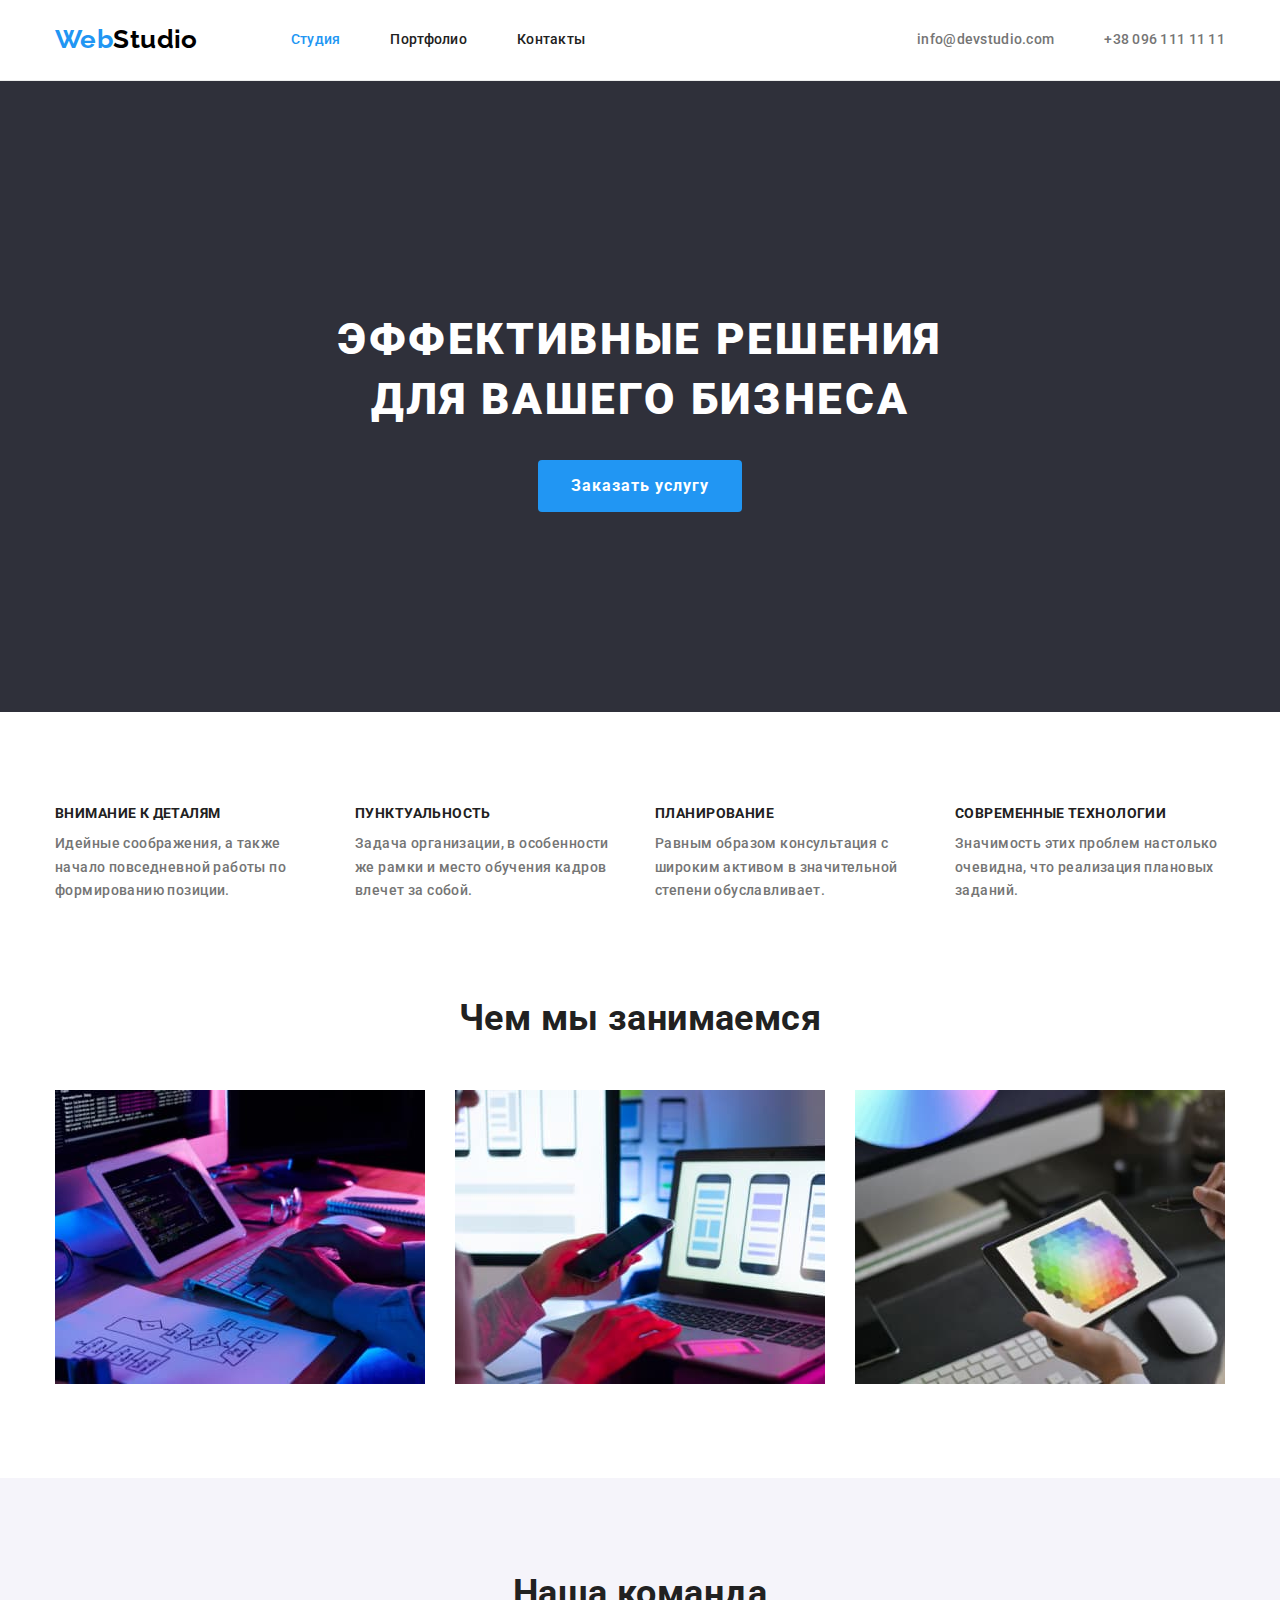
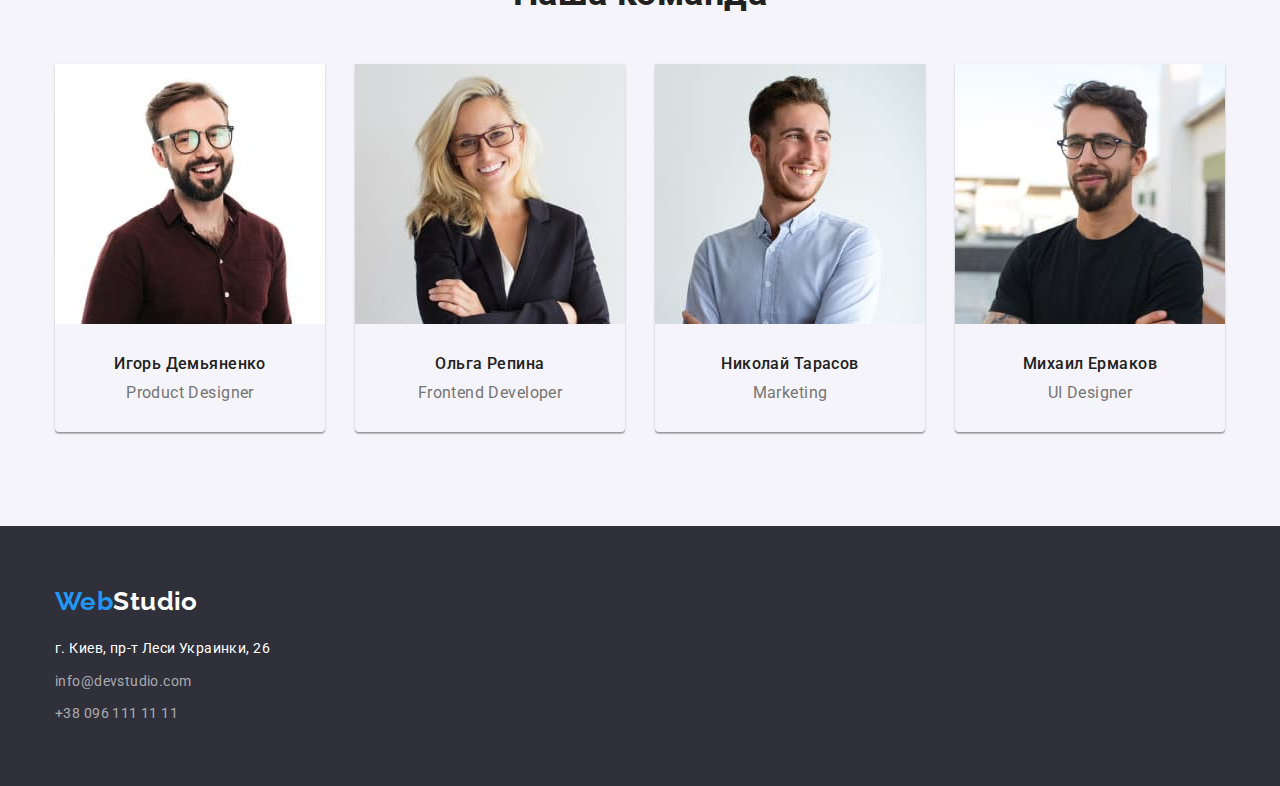
<file: index.html>
<!DOCTYPE html>
<html lang="ru">
<head>
    <meta charset="UTF-8">
    <meta http-equiv="X-UA-Compatible" content="IE=edge">
    <meta name="viewport" content="width=device-width, initial-scale=1.0">
    <title>WebStudio</title>
    <link rel="preconnect" href="https://fonts.googleapis.com">
    <link rel="preconnect" href="https://fonts.gstatic.com" crossorigin>
    <link href="https://fonts.googleapis.com/css2?family=Raleway:wght@700&family=Roboto:wght@400;500;700;900&display=swap"
        rel="stylesheet">
    <link rel="stylesheet" href="https://cdnjs.cloudflare.com/ajax/libs/modern-normalize/1.1.0/modern-normalize.min.css">
    <link rel="stylesheet" href="./css/styles.css">
</head>

<body>
    <header>
        <!-- Навигация -->
        <div class="header-conteiner conteiner">
            <nav class="nav-header">
                <a href="./index.html" class="navbar-logo"><span class="nav-web">Web</span>Studio</a>
                <ul class="navbar-links list">
                    <li class="navbar-list"><a href="./index.html" class="navbar-link current" >Студия</a></li>
                    <li class="navbar-list"><a href="./portfolio.html" class="navbar-link">Портфолио</a></li>
                    <li class="navbar-list"><a href="" class="navbar-link">Контакты</a></li>
                </ul>
            </nav>
            
            <!-- Контакты-->
                <ul class="contacts-header list">
                    <li class="contact-list"><a href="mailto:info@devstudio.com" class="contact">info@devstudio.com</a></li>
                    <li class="contact-list"><a href="tel:+380961111111" class="contact">+38 096 111 11 11</a></li>
                </ul> 
        </div>
    </header>
    
    <main> 
        
        <!--Герой-->
        <section class="hero">
          <div class="conteiner">
            <h1 class="hero-title">Эффективные решения для вашего бизнеса</h1>
            <button type="button" class="hero-button">Заказать услугу</button>
          </div>
        </section>
     
        <!--Стратегия -->
        <section class="section">
            <div class="conteiner">
                <h2 class="visually-hidden">Стратегия</h2>
                <ul class="strategy-plan list">
                    <li class="strategy-list">
                        <h3 class="strategy-title">Внимание к деталям</h3>
                        <p class="strategy-text list">Идейные соображения, а также начало повседневной работы по формированию позиции.</p>
                    </li>
                    <li class="strategy-list">
                        <h3 class="strategy-title">Пунктуальность</h3>
                        <p class="strategy-text list">Задача организации, в особенности же рамки и место обучения кадров влечет за собой.</p>
                    </li>
                    <li class="strategy-list">
                        <h3 class="strategy-title">Планирование</h3>
                        <p class="strategy-text list">Равным образом консультация с широким активом в значительной степени обуславливает.</p>
                    </li>
                    <li class="strategy-list">
                        <h3 class="strategy-title">Современные технологии</h3>
                        <p class="strategy-text list" >Значимость этих проблем настолько очевидна, что реализация плановых заданий.</p>
                    </li>
                </ul>
            </div>
        </section>

        <!-- Занятия -->
        <section class="section works">
            <div class="conteiner">
                <h2 class="work-title">Чем мы занимаемся</h2>
                <ul class="work-img list">
                    <li class="work-list"><img src="./images/box1.jpg" alt="написание кодов" width="370" height="294"></li>
                    <li class="work-list"><img src="./images/box2.jpg" alt="дизайн интерфейса смартфона" width="370" height="294"></li>
                    <li class="work-list"><img src="./images/box3.jpg" alt="палитра цветов" width="370" height="294"></li>
                </ul>
            </div>
        </section>

        <!-- Команда -->
        <section class="section command">
            <div class="conteiner">
                <h2 class="command-title">Наша команда</h2>
                <ul class="command-lists list">
                    <li class="command-list">
                        <img src="./images/img(13).jpg" alt="Игорь Демьяненко" width="270" height="260">
                        <div class="comands">
                            <h3 class="command-name">Игорь Демьяненко</h3>
                            <p class="command-profession">Product Designer</p>
                        </div>
                    </li>
                    <li class="command-list">
                        <img src="./images/img(1).jpg" alt="Ольга Репина" width="270" height="260">
                        <div class="comands">
                            <h3 class="command-name">Ольга Репина</h3>
                            <p class="command-profession">Frontend Developer</p>
                        </div>
                    </li>
                    <li class="command-list">
                        <img src="./images/img(2).jpg" alt="Николай Тарасов" width="270" height="260">
                        <div class="comands">
                            <h3 class="command-name">Николай Тарасов</h3>
                            <p class="command-profession">Marketing</p>
                        </div>
                    </li>
                    <li class="command-list">
                        <img src="./images/img(3).jpg" alt="Михаил Ермаков" width="270" height="260">
                        <div class="comands">
                            <h3 class="command-name">Михаил Ермаков</h3>
                            <p class="command-profession">UI Designer</p>
                        </div>
                    </li>
                </ul>
            </div>
        </section>     
    </main>
    
    <!-- Футер -->
    <footer class="footer">
        <div class="footers conteiner">
            <div class="logo">
                <a href="./index.html" class="footer-logo"><span class="nav-web">Web</span><span
                        class="footer-studio">Studio</span></a>
            </div>
            <address>
                <ul class="address list">
                    <li class="address-list">г. Киев, пр-т Леси Украинки, 26</li>
                    <li class="address-list"><a href="mailto:info@devstudio.com"
                            class="address-contact">info@devstudio.com</a></li>
                    <li><a href="tel:+380961111111" class="address-contact">+38 096 111 11 11</a></li>
                </ul>
            </address>
        </div>
    </footer>
</html>
</file>
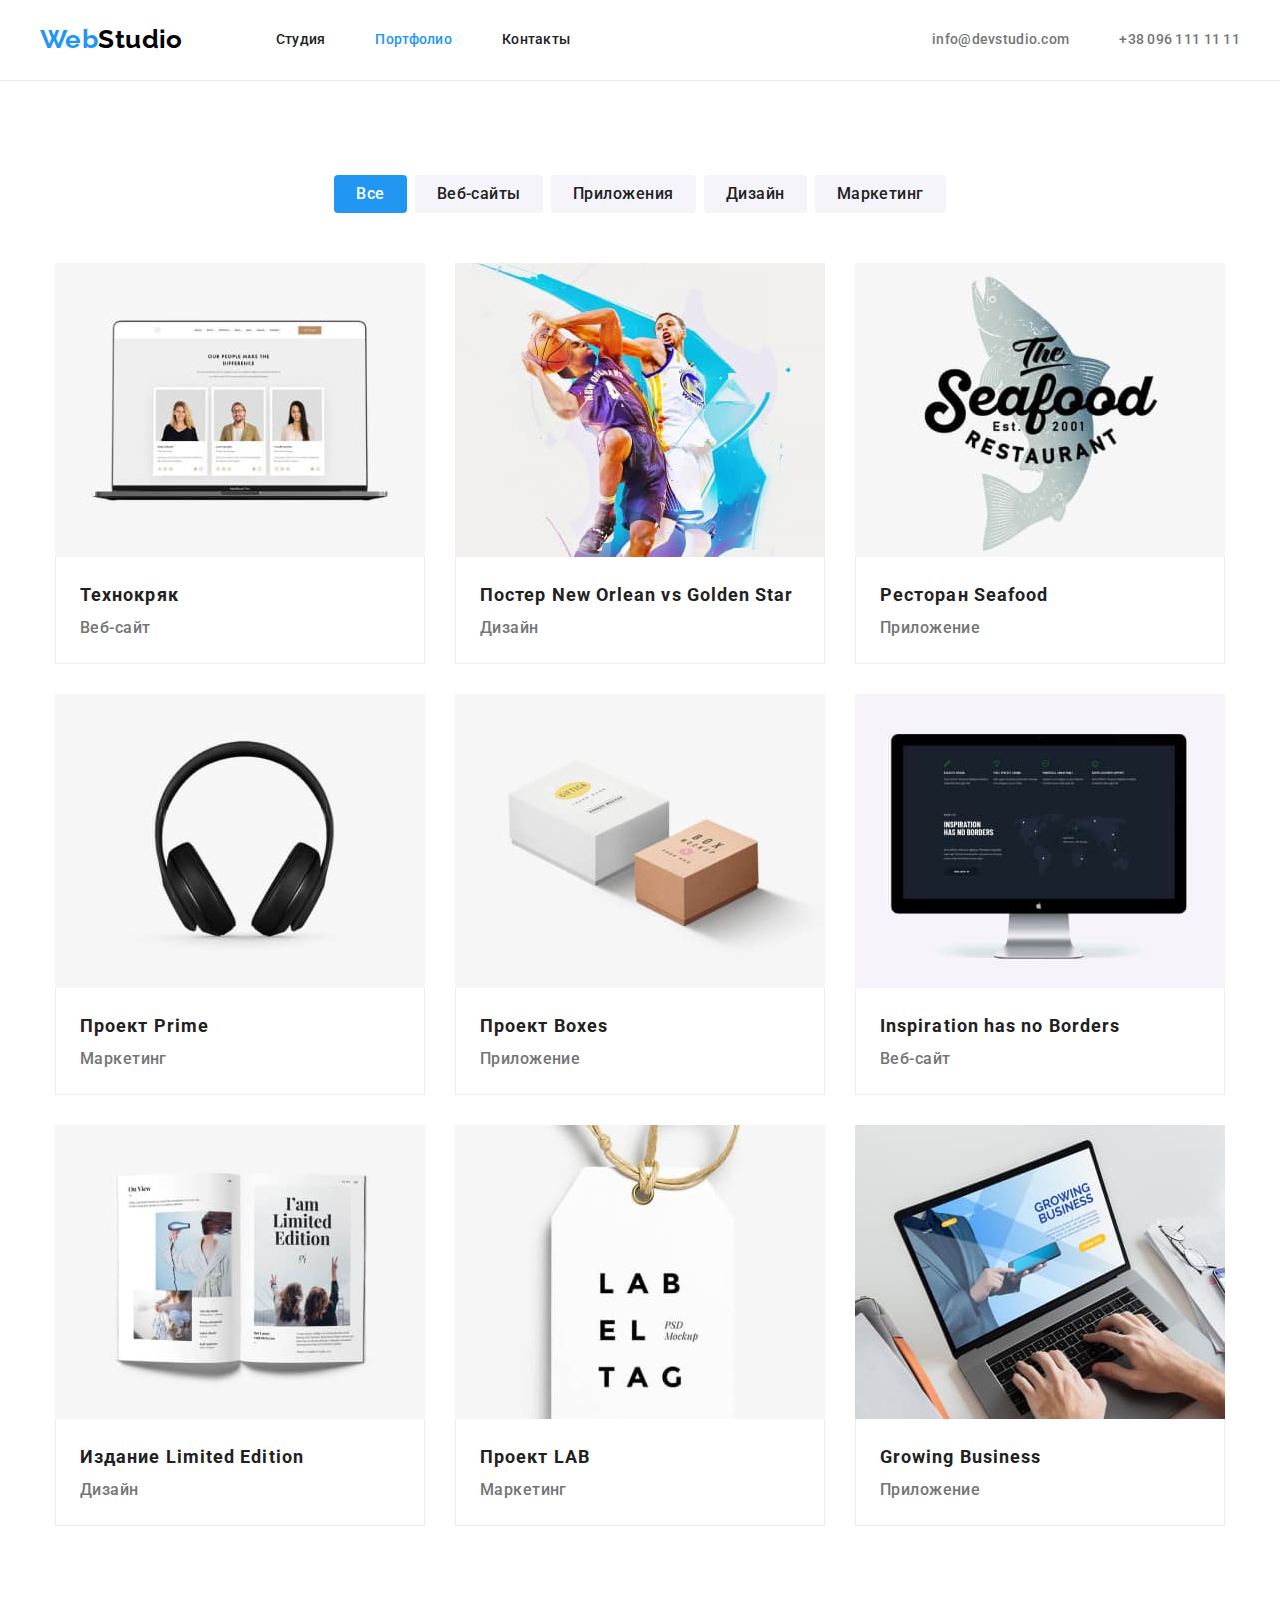
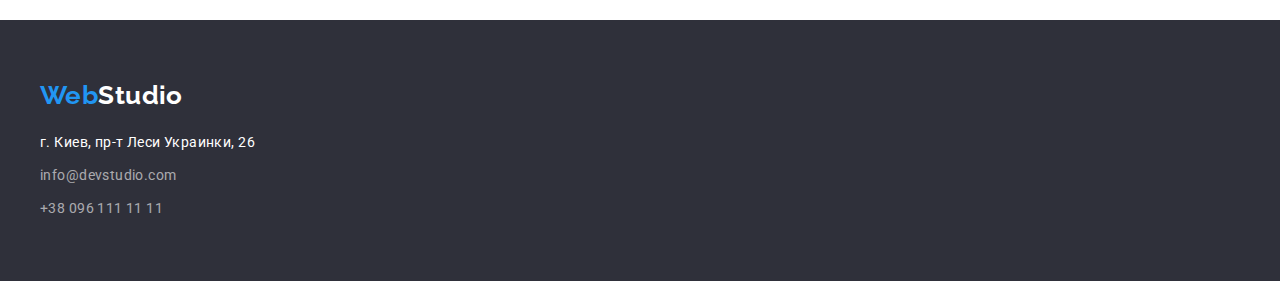
<file: portfolio.html>
<!DOCTYPE html>
<html lang="en">
<head>
    <meta charset="UTF-8">
    <meta http-equiv="X-UA-Compatible" content="IE=edge">
    <meta name="viewport" content="width=device-width, initial-scale=1.0">
    <title>Portfolio</title>
    <link rel="preconnect" href="https://fonts.googleapis.com">
    <link rel="preconnect" href="https://fonts.gstatic.com" crossorigin>
    <link href="https://fonts.googleapis.com/css2?family=Raleway:wght@700&family=Roboto:wght@400;500;700;900&display=swap"
        rel="stylesheet">
    <link rel="stylesheet" href="./css/styles.css">
</head>
<body>
    <header>
        <!-- Навигация -->
        <div class="header-conteiner conteiner">
            <nav class="nav-header">
                <a href="./index.html" class="navbar-logo"><span class="nav-web">Web</span>Studio</a>
                <ul class="navbar-links list">
                    <li class="navbar-list"><a href="./index.html" class="navbar-link">Студия</a></li>
                    <li class="navbar-list"><a href="./portfolio.html" class="navbar-link current">Портфолио</a></li>
                    <li class="navbar-list"><a href="" class="navbar-link">Контакты</a></li>
                </ul>
            </nav>
    
            <!-- Контакты-->
            <ul class="contacts-header list">
                <li class="contact-list"><a href="mailto:info@devstudio.com" class="contact">info@devstudio.com</a></li>
                <li class="contact-list"><a href="tel:+380961111111" class="contact">+38 096 111 11 11</a></li>
            </ul>
        </div>
    </header>
    <main>

        <!--   -->
        
        <section class="filters">
            <div class="conteiner filters-section">
                <h2 class="visually-hidden">Фильтеры</h2>
                <ul class="filter-buttons list">
                    <li class="filter-btn"><button type="button" class="button current-button">Все</button></li>
                    <li class="filter-btn"><button type="button" class="button">Веб-сайты</button></li>
                    <li class="filter-btn"><button type="button" class="button">Приложения</button></li>
                    <li class="filter-btn"><button type="button" class="button">Дизайн</button></li>
                    <li class="filter-btn"><button type="button" class="button">Маркетинг</button></li>
                </ul>
                <ul class="filter list">
                    <li class="filter-list">
                        <a href="" class="filter-link">
                            <img src="./images/img(4).jpg" class="image" alt="технокряк" width="370" height="294">
                            <div class="list-item">
                                <h3 class="filter-title">Технокряк</h3>
                                <p class="filter-text">Веб-сайт</p>
                            </div>
                        </a>
                    </li>
                    <li class="filter-list">
                        <a href="" class="filter-link">
                            <img src="./images/img(5).jpg" alt="постер" width="370" height="294">
                            <div class="list-item">
                                <h3 class="filter-title">Постер New Orlean vs Golden Star</h3>
                                <p class="filter-text">Дизайн</p>
                            </div>
                        </a>
                    </li>
                    <li class="filter-list">
                        <a href="" class="filter-link">
                            <img src="./images/img(6).jpg" alt="емблема ресторана" width="370" height="294">
                            <div class="list-item">
                                <h3 class="filter-title">Ресторан Seafood</h3>
                                <p class="filter-text">Приложение</p>
                            </div>
                        </a>
                    </li>
                    <li class="filter-list">
                        <a href="" class="filter-link">
                            <img src="./images/img(7).jpg" alt="наушники" width="370" height="294">
                            <div class="list-item">
                                <h3 class="filter-title">Проект Prime</h3>
                                <p class="filter-text">Маркетинг</p>
                            </div>
                        </a>
                    </li>
                    <li class="filter-list">
                        <a href="" class="filter-link">
                            <img src="./images/img(8).jpg" alt="коробки" width="370" height="294">
                            <div class="list-item">
                                <h3 class="filter-title">Проект Boxes</h3>
                                <p class="filter-text">Приложение</p>
                            </div>
                        </a>
                    </li>
                    <li class="filter-list">
                        <a href="" class="filter-link">
                            <img src="./images/img(9).jpg" alt="экран компьютера" width="370" height="294">
                            <div class="list-item">
                                <h3 class="filter-title">Inspiration has no Borders</h3>
                                <p class="filter-text">Веб-сайт</p>
                            </div>
                        </a>
                    </li>
                    <li class="filter-list">
                        <a href="" class="filter-link" >
                            <img src="./images/img(10).jpg" alt="журнал" width="370" height="294">
                            <div class="list-item">
                                <h3 class="filter-title">Издание Limited Edition</h3>
                                <p class="filter-text">Дизайн</p>
                            </div>
                        </a>
                    </li>
                    <li class="filter-list">
                        <a href="" class="filter-link">
                            <img src="./images/img(11).jpg" alt="емблема проекта" width="370" height="294">
                            <div class="list-item">
                                <h3 class="filter-title">Проект LAB</h3>
                                <p class="filter-text">Маркетинг</p>
                            </div>
                        </a>
                    </li>
                    <li class="filter-list">
                        <a href="" class="filter-link">
                            <img src="./images/img(12).jpg" alt="ноутбук" width="370" height="294">
                            <div class="list-item">
                                <h3 class="filter-title">Growing Business</h3>
                                <p class="filter-text">Приложение</p>
                            </div>
                        </a>
                    </li>
                </ul> 
            </div>
        </section>   
    </main>

    <!-- Футер -->
    <footer class="footer">
        <div class="footers conteiner">
                <div class="logo">
                    <a href="./index.html" class="footer-logo"><span class="nav-web">Web</span><span class="footer-studio">Studio</span></a>
                </div>
            <address>
                <ul class="address list">
                    <li class="address-list">г. Киев, пр-т Леси Украинки, 26</li>
                    <li class="address-list"><a href="mailto:info@devstudio.com" class="address-contact">info@devstudio.com</a></li>
                    <li><a href="tel:+380961111111" class="address-contact">+38 096 111 11 11</a></li>
                </ul>
            </address>
        </div>
    </footer>
</body>
</html>
</file>
<file: css/styles.css>
html {
  box-sizing: border-box;
}

* * ::before,
*::after {
  box-sizing: inherit;
}

:root {
  --primary-text-color: #212121;
  --secondary-text-color: #757575;
  --primary-background: #ffffff;
  --selection-color: #2196f3;
}

body {
  color: var(--primary-text-color);
  font-family: Roboto, sans-serif;
  background: var(--primary-background);
  letter-spacing: 0.03em;
  font-size: 14px;
  font-weight: 500;
  margin: 0;
}

.list {
  list-style: none;
  padding: 0;
  margin: 0;
}

/* Контеинер */

header {
  border-bottom: 1px solid #ececec;
}

.conteiner {
  margin-left: auto;
  margin-right: auto;
  width: 1200px;
  padding-left: 15px;
  padding-right: 15px;
}

/* Навигация хедера */

.header-conteiner {
  display: flex;
  align-items: center;
}

.nav-header {
  display: flex;
}

.navbar-links {
  margin-left: 93px;
}

.navbar-logo {
  display: block;
  padding-top: 24px;
  padding-bottom: 25px;
}

.footer-logo,
.navbar-logo {
  color: #000000;
  font-family: Raleway, sans-serif;
  text-decoration: none;
  font-style: normal;
  font-weight: bold;
  font-size: 26px;
  line-height: 1.19;
}

.nav-web {
  color: var(--selection-color);
}

.navbar-links {
  display: flex;
}

.navbar-link {
  display: block;
  padding-top: 32px;
  padding-bottom: 32px;
  color: var(--primary-text-color);
  text-decoration: none;
  font-style: normal;
  line-height: 1.14;
  letter-spacing: 0.02em;
}

.current,
.navbar-list .navbar-link:hover,
.navbar-list .navbar-link:focus {
  color: var(--selection-color);
}

.navbar-links .navbar-list + .navbar-list {
  margin-left: 50px;
}

/* Контакты хедера */

.contacts-header {
  display: flex;
  margin-left: auto;
}

.contacts-header .contact-list + .contact-list {
  margin-left: 50px;
}

.contact {
  display: block;
  color: var(--secondary-text-color);
  line-height: 1.14;
  letter-spacing: 0.02em;
  text-decoration: none;
  padding: 32px 0;
}

.contact:hover,
.contact:focus {
  color: var(--selection-color);
}

/* Герой */

.section {
  display: flex;
  justify-content: center;
  height: 100%;
  flex-direction: column;
  align-items: center;
  padding-top: 94px;
  padding-bottom: 94px;
}

.hero {
  display: flex;
  justify-content: center;
  flex-direction: column;
  height: 100%;
  align-items: center;
  background: #2f303a;
  text-align: center;
  padding-top: 200px;
  padding-bottom: 200px;
}

.hero-title {
  width: 696px;
  margin-left: auto;
  margin-right: auto;
  color: #ffffff;
  font-weight: 900;
  font-size: 44px;
  line-height: 1.36;
  letter-spacing: 0.06em;
  text-transform: uppercase;
}

/* Кнопки */

.button {
  color: inherit;
  font-family: inherit;
  font-weight: 500;
  font-size: 16px;
  line-height: 1.63;
  letter-spacing: 0.03em;
  cursor: pointer;
  background-color: #f5f4fa;
  border-radius: 4px;
  padding: 6px 22px;
  border: 0px solid transparent;
}

.current-button,
.button:hover,
.button:focus {
  color: #ffffff;
  background: var(--selection-color);
}

.hero-button {
  display: inline-block;
  font-family: inherit;
  font-weight: bold;
  font-size: 16px;
  line-height: 1.88;
  align-items: center;
  letter-spacing: 0.06em;
  cursor: pointer;
  color: #ffffff;
  background: var(--selection-color);
  border-radius: 4px;
  padding: 10px 32px;
  min-width: 200px;
  border: 1px solid transparent;
}

/* Стратегия */

.strategy-plan {
  display: flex;
  flex-basis: calc(100% / 4 - 30px);
}

.strategy-plan .strategy-list + .strategy-list {
  margin-left: 30px;
}

.strategy-list {
  width: 270px;
}

.strategy-title {
  margin-top: 0;
  margin-bottom: 10px;
  font-size: 14px;
  line-height: 1.14;
  text-transform: uppercase;
}

.strategy-text {
  color: var(--secondary-text-color);
  line-height: 1.71;
}

.visually-hidden {
  position: absolute;
  width: 1px;
  height: 1px;
  margin: -1px;
  border: 0;
  padding: 0;
  white-space: nowrap;
  clip-path: inset(100%);
  clip: rect(0 0 0 0);
  overflow: hidden;
}

/* Занятия */

img {
  display: block;
  max-width: 100%;
  height: auto;
}

.works {
  padding-top: 0;
}

.work-img {
  display: flex;
  flex-basis: calc(100% / 3 - 30px);
}

.work-img .work-list + .work-list {
  margin-left: 30px;
}

/* Команда */

.command {
  background: #f5f4fa;
}

.command-lists {
  display: flex;
  flex-basis: calc(100% / 4 - 30px);
}

.command-lists .command-list + .command-list {
  margin-left: 30px;
}

.command-list {
  width: 270px;
  box-shadow: 0px 1px 3px rgba(0, 0, 0, 0.12), 0px 1px 1px rgba(0, 0, 0, 0.14),
    0px 2px 1px rgba(0, 0, 0, 0.2);
  border-radius: 0px 0px 4px 4px;
  border: 0 solid #eeeeee;
}

.comands {
  padding-top: 30px;
  padding-bottom: 30px;
}

.work-title,
.command-title {
  margin-top: 0;
  margin-bottom: 50px;
  font-size: 36px;
  line-height: 1.17;
  text-align: center;
}

.command-name {
  margin-top: 0;
  margin-bottom: 10px;
  font-weight: 500;
  font-size: 16px;
  line-height: 1.19;
  text-align: center;
}

.command-profession {
  margin-top: 0;
  margin-bottom: 0;
  color: var(--secondary-text-color);
  font-weight: normal;
  font-size: 16px;
  line-height: 1.19;
  text-align: center;
}

/* Фильтеры */

.filters {
  display: flex;
  justify-content: center;
  height: 100%;
  flex-direction: column;
  align-items: center;
  margin-bottom: 0;
  padding-top: 94px;
  padding-bottom: 94px;
}

.filter-buttons {
  display: flex;
  justify-content: center;
  margin-bottom: 50px;
}

.filter-buttons .filter-btn + .filter-btn {
  margin-left: 8px;
}

.filter {
  display: flex;
  flex-wrap: wrap;
  margin-left: -15px;
}

.filter-list:nth-child(-n + 3) {
  margin-top: 0;
}

.filter-list {
  width: 370px;
  margin-top: 30px;
  margin-left: 30px;
}

.filter-link.image {
  margin-top: 0;
}

.list-item {
  padding: 20px 24px;
  border-bottom: 1px solid #eeeeee;
  border-left: 1px solid #eeeeee;
  border-right: 1px solid #eeeeee;
}

.filter-link {
  text-decoration: none;
}

.filter-title {
  margin-top: 0;
  margin-bottom: 0;
  color: var(--primary-text-color);
  font-weight: bold;
  font-size: 18px;
  line-height: 2;
  letter-spacing: 0.06em;
}

.filter-text {
  margin-top: 0;
  margin-bottom: 0;
  color: var(--secondary-text-color);
  font-size: 16px;
  line-height: 1.88;
}

/* Футер */

.footer {
  padding-top: 60px;
  padding-bottom: 60px;
  background-color: #2f303a;
}

.footer-studio {
  color: #ffffff;
}

.logo {
  margin-bottom: 20px;
}

.address {
  font-style: normal;
  font-weight: normal;
  line-height: 1.71;
  color: #ffffff;
}

/*margin-top: 20px;*/
.address-list {
  margin-bottom: 9px;
}

.address-contact {
  color: rgba(255, 255, 255, 0.6);
  text-decoration: none;
}

.address-contact:hover,
.address-contact:focus {
  color: var(--selection-color);
}
</file>
